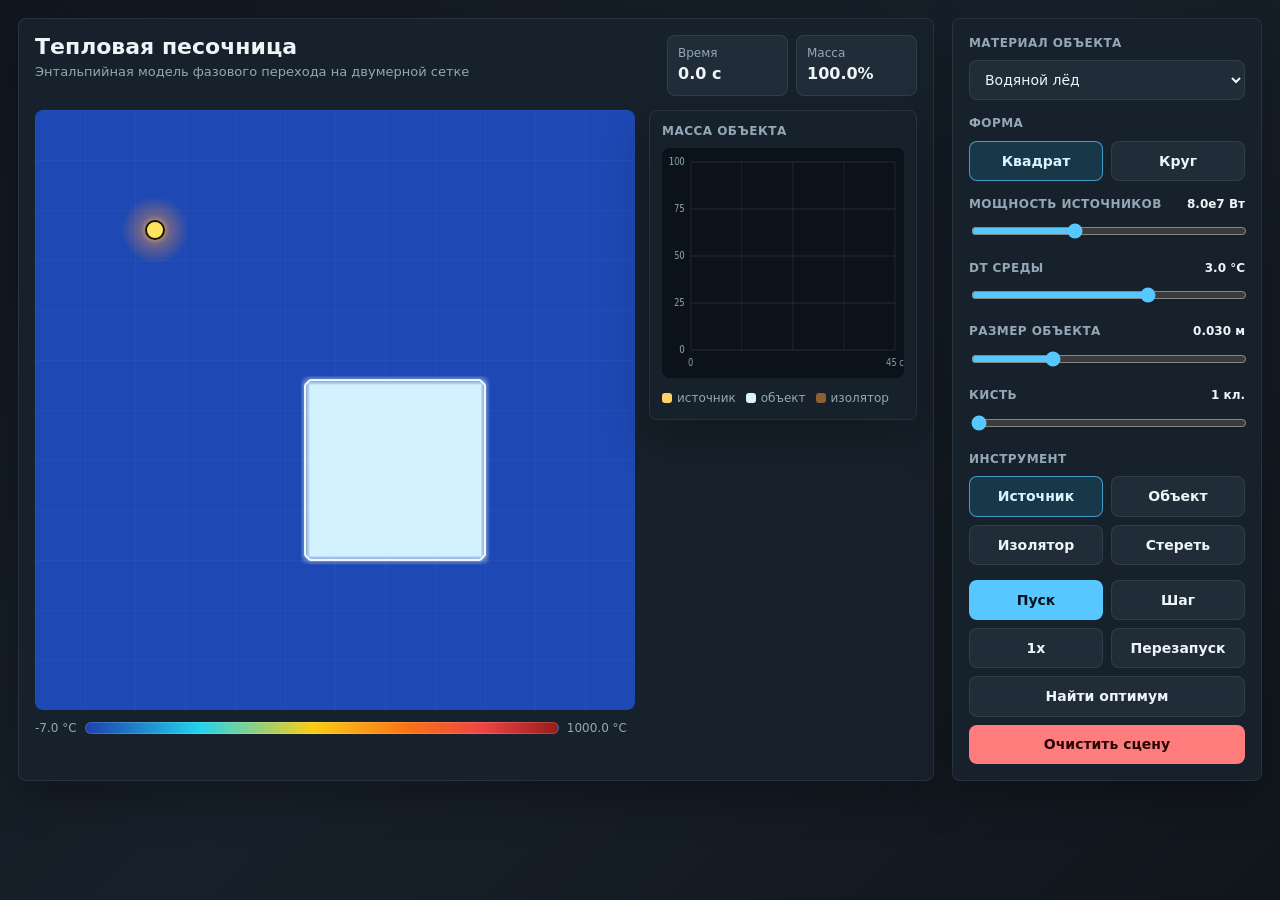
<file: index.html>
<!DOCTYPE html>
<html lang="ru">
<head>
<meta charset="UTF-8">
<meta name="viewport" content="width=device-width, initial-scale=1.0">
<title>Тепловая песочница</title>
<link rel="stylesheet" href="style.css">
</head>
<body>
  <main class="app">
    <section class="workspace">
      <div class="topbar">
        <div>
          <h1>Тепловая песочница</h1>
          <p class="sub">Энтальпийная модель фазового перехода на двумерной сетке</p>
        </div>
        <div class="readouts">
          <div><span>Время</span><b id="timeReadout">0.0 c</b></div>
          <div><span>Масса</span><b id="massReadout">100%</b></div>
        </div>
      </div>

      <div class="canvasRow">
        <div class="fieldPanel">
          <canvas id="cv" aria-label="Тепловое поле"></canvas>
          <div class="thermalLegend" aria-label="Шкала температуры">
            <span id="tempScaleMin">-- °C</span>
            <div class="thermalRamp"></div>
            <span id="tempScaleMax">-- °C</span>
          </div>
        </div>
        <aside class="graphPanel">
          <div class="panelTitle">Масса объекта</div>
          <canvas id="massGraph" aria-label="График массы объекта"></canvas>
          <div class="legend">
            <span><i class="hot"></i>источник</span>
            <span><i class="object"></i>объект</span>
            <span><i class="insul"></i>изолятор</span>
            <!-- <span><i class="cooler"></i>охладитель</span> -->
          </div>
        </aside>
      </div>
    </section>

    <aside class="panel">
      <div class="section">
        <label for="materialSelect">Материал объекта</label>
        <select id="materialSelect"></select>
      </div>

      <div class="section split">
        <label>Форма</label>
        <div class="segmented" id="shapeControls">
          <button type="button" data-shape="square" class="active">Квадрат</button>
          <button type="button" data-shape="circle">Круг</button>
        </div>
      </div>

      <div class="section">
        <label for="powerSlider">Мощность источников <b id="powerValue"></b></label>
        <input id="powerSlider" type="range" min="10000000" max="200000000" step="1000000">
      </div>

      <div class="section">
        <label for="ambientSlider">dT среды <b id="ambientValue"></b></label>
        <input id="ambientSlider" type="range" min="-10" max="10" step="0.1">
      </div>

      <div class="section">
        <label for="sizeSlider">Размер объекта <b id="sizeValue"></b></label>
        <input id="sizeSlider" type="range" min="0.01" max="0.08" step="0.001">
      </div>

      <div class="section">
        <label for="brushSlider">Кисть <b id="brushValue"></b></label>
        <input id="brushSlider" type="range" min="1" max="4" step="1">
      </div>

      <div class="section">
        <label>Инструмент</label>
        <div class="toolGrid" id="toolControls">
          <button type="button" data-tool="source" class="active">Источник</button>
          <button type="button" data-tool="object">Объект</button>
          <button type="button" data-tool="insulator">Изолятор</button>
          <!-- <button type="button" data-tool="cooler">Охладитель</button> -->
          <button type="button" data-tool="eraser">Стереть</button>
        </div>
      </div>

      <div class="buttonGrid">
        <button id="runBtn" type="button">Пуск</button>
        <button id="stepBtn" type="button" class="ghost">Шаг</button>
        <button id="speedBtn" type="button" class="ghost">1x</button>
        <button id="resetBtn" type="button" class="ghost">Перезапуск</button>
        <button id="optBtn" type="button" class="ghost wide">Найти оптимум</button>
        <button id="clearBtn" type="button" class="danger wide">Очистить сцену</button>
      </div>
    </aside>
  </main>

  <script src="js/config.js"></script>
  <script src="js/sim.js"></script>
  <script src="js/marching.js"></script>
  <script src="js/thermalPalette.js"></script>
  <script src="js/render.js"></script>
  <script src="js/temperatureProbe.js"></script>
  <script src="js/main.js"></script>
</body>
</html>
</file>
<file: style.css>
:root{
  --bg:#10151b;
  --panel:#17212b;
  --panel2:#202d38;
  --ink:#eef4f8;
  --muted:#93a7b6;
  --line:rgba(255,255,255,.08);
  --accent:#56c7ff;
  --good:#68d391;
  --bad:#ff6b6b;
}
*{box-sizing:border-box}
html,body{margin:0;min-height:100%}
body{
  background:linear-gradient(135deg,#11171f,#17202a 48%,#11161c);
  color:var(--ink);
  font:14px/1.45 system-ui,Segoe UI,Roboto,Arial,sans-serif;
  padding:18px;
  user-select:none;
}
button,input,select{font:inherit}
.app{
  display:grid;
  grid-template-columns:minmax(720px,980px) 310px;
  gap:18px;
  max-width:1320px;
  margin:0 auto;
}
.workspace,.panel,.graphPanel{
  background:var(--panel);
  border:1px solid var(--line);
  box-shadow:0 18px 42px rgba(0,0,0,.28);
}
.workspace{border-radius:8px;padding:16px}
.topbar{
  display:flex;
  justify-content:space-between;
  gap:16px;
  align-items:flex-start;
  margin-bottom:14px;
}
h1{font-size:22px;line-height:1.1;margin:0 0 4px}
.sub{margin:0;color:var(--muted);font-size:13px}
.readouts{
  display:grid;
  grid-template-columns:repeat(2,minmax(92px,1fr));
  gap:8px;
  min-width:250px;
}
.readouts div{
  background:var(--panel2);
  border:1px solid var(--line);
  border-radius:8px;
  padding:9px 10px;
}
.readouts span{display:block;color:var(--muted);font-size:12px}
.readouts b{font-variant-numeric:tabular-nums;font-size:16px}
.canvasRow{display:grid;grid-template-columns:auto 1fr;gap:14px;align-items:start}
.fieldPanel{width:600px;max-width:100%}
canvas{
  display:block;
  background:#071018;
  border-radius:8px;
}
#cv{
  width:600px;
  height:600px;
  cursor:crosshair;
  touch-action:none;
}
.thermalLegend{
  display:grid;
  grid-template-columns:auto 1fr auto auto;
  align-items:center;
  gap:8px;
  color:var(--muted);
  font-size:12px;
  margin-top:10px;
  font-variant-numeric:tabular-nums;
}
.thermalRamp{
  height:12px;
  border-radius:8px;
  border:1px solid rgba(255,255,255,.16);
  background:linear-gradient(90deg,#1e40af 0%,#22d3ee 24%,#facc15 48%,#f97316 68%,#ef4444 84%,#991b1b 100%);
}
.graphPanel{
  border-radius:8px;
  padding:12px;
  min-width:260px;
}
.panelTitle{
  color:var(--muted);
  font-size:12px;
  text-transform:uppercase;
  letter-spacing:.04em;
  font-weight:700;
  margin-bottom:8px;
}
#massGraph{width:100%;height:230px}
.legend{display:flex;gap:10px;flex-wrap:wrap;color:var(--muted);font-size:12px;margin-top:12px}
.legend i{display:inline-block;width:10px;height:10px;border-radius:3px;margin-right:5px;vertical-align:-1px}
.legend .hot{background:#ffd166}.legend .object{background:#d9f4ff}
.legend .insul{background:#8b5e34}.legend .cooler{background:#36d0ff}
.panel{
  border-radius:8px;
  padding:16px;
  align-self:start;
}
.section{margin-bottom:15px}
.section label{
  display:flex;
  justify-content:space-between;
  gap:8px;
  color:var(--muted);
  font-size:12px;
  text-transform:uppercase;
  letter-spacing:.035em;
  font-weight:700;
  margin-bottom:8px;
}
.section label b{color:var(--ink);font-weight:700;text-transform:none;letter-spacing:0}
select{
  width:100%;
  border:1px solid var(--line);
  background:var(--panel2);
  color:var(--ink);
  border-radius:8px;
  padding:10px 11px;
}
input[type=range]{width:100%;accent-color:var(--accent)}
.segmented,.toolGrid,.buttonGrid{display:grid;gap:8px}
.segmented{grid-template-columns:1fr 1fr}
.toolGrid{grid-template-columns:1fr 1fr}
button{
  border:0;
  border-radius:8px;
  min-height:39px;
  padding:9px 10px;
  color:#06121d;
  background:var(--accent);
  font-weight:750;
  cursor:pointer;
}
button.ghost,.segmented button,.toolGrid button{
  background:var(--panel2);
  color:var(--ink);
  border:1px solid var(--line);
}
button.active{
  background:#18384a;
  color:#d9f4ff;
  border-color:rgba(86,199,255,.7);
}
button.danger{background:#ff7c7c;color:#270606}
.buttonGrid{grid-template-columns:1fr 1fr;margin-top:8px}
.buttonGrid .wide{grid-column:1/-1}
@media (max-width:1100px){
  .app{grid-template-columns:1fr}
  .panel{order:-1}
  .canvasRow{grid-template-columns:1fr}
  .fieldPanel{width:min(100%,600px)}
  #cv{width:100%;height:auto;aspect-ratio:1}
  .readouts{min-width:0}
}
</file>
